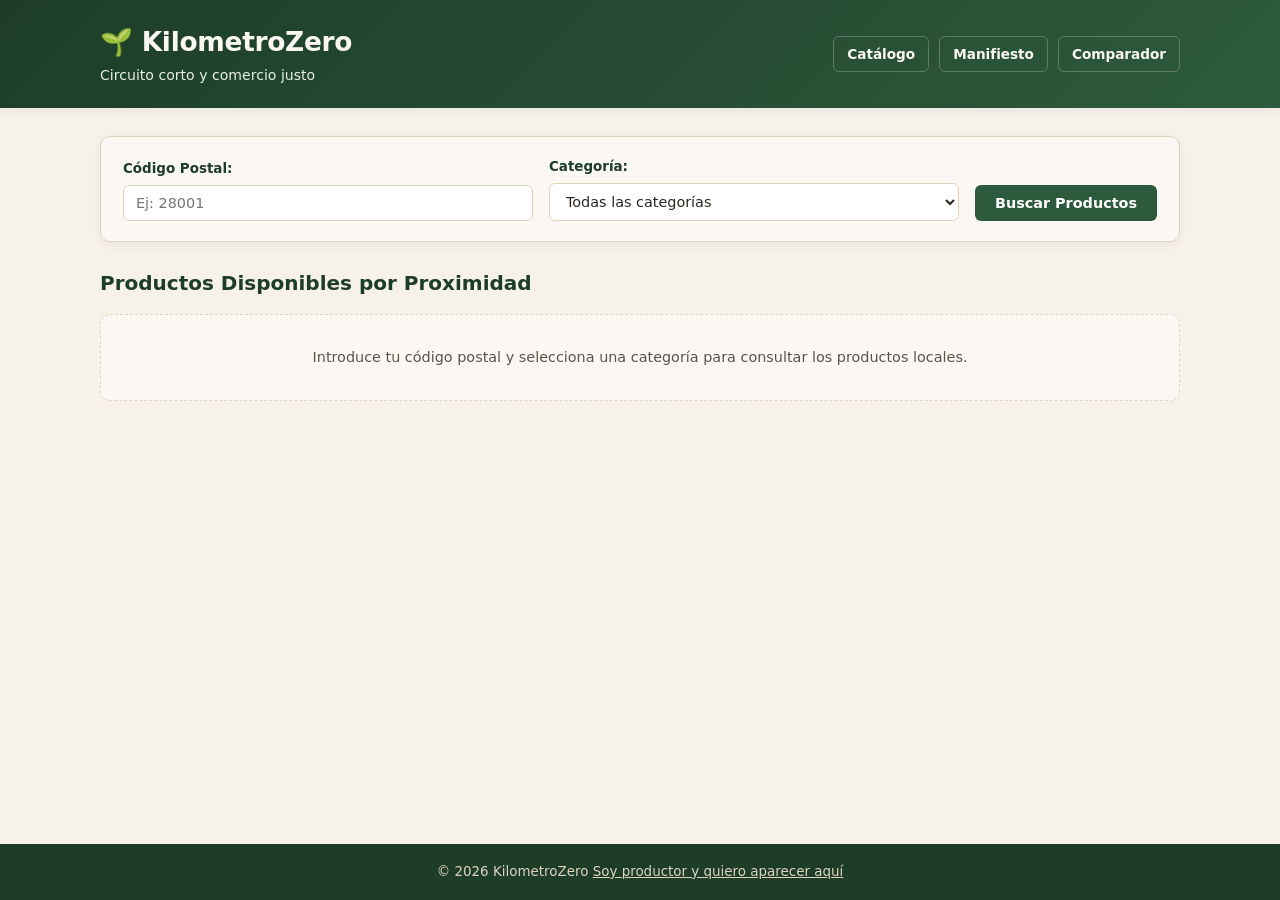
<file: index.html>
<!DOCTYPE html>
<html lang="es">
<head>
    <meta charset="UTF-8">
    <meta name="viewport" content="width=device-width, initial-scale=1.0">
    <title>KilometroZero</title>
    <link rel="stylesheet" href="css/styles.css">
</head>
<body>
    <header class="site-header">
        <div class="container header-flex">
            <div>
                <h1>🌱 KilometroZero</h1>
                <p>Circuito corto y comercio justo</p>
            </div>
            <nav class="site-nav" aria-label="Navegación principal">
                <a href="index.html" class="nav-link">Catálogo</a>
                <a href="manifiesto.html" class="nav-link">Manifiesto</a>
                <a href="comparativa.html" class="nav-link">Comparador</a>
            </nav>
        </div>
    </header>
    <main class="container">
        <!-- Formulario de Búsqueda (CP y Categoría) -->
        <section class="search-section">
            <form id="form-busqueda" class="search-form">
                <div class="form-group">
                    <label for="input-cp">Código Postal:</label>
                    <input type="text" id="input-cp" placeholder="Ej: 28001" maxlength="5" required>
                </div>
                <div class="form-group">
                    <label for="select-categoria">Categoría:</label>
                    <select id="select-categoria">
                        <option value="todos">Todas las categorías</option>
                        <option value="Frutas">Frutas</option>
                        <option value="Verduras">Verduras</option>
                        <option value="Pescados">Pescados</option>
                        <option value="Carnes">Carnes</option>
                        <option value="Despensa">Despensa</option>
                    </select>
                </div>
                <button type="submit" class="btn-primary">Buscar Productos</button>
            </form>
        </section>

        <!-- Indicador de Carga (Spinner) -->
        <div id="spinner" class="spinner-container" style="display: none;">
            <div class="spinner"></div>
            <p>Calculando distancias y buscando productores cercanos...</p>
        </div>

        <!-- Contenedor de Resultados (Listado / KPIs) -->
        <section>
            <h2>Productos Disponibles por Proximidad</h2>
            <div id="contenedor-productos" class="products-grid">
                <p class="placeholder-text">Introduce tu código postal y selecciona una categoría para consultar los productos locales.</p>
            </div>
        </section>

        <!-- Contenedor de Errores -->
        <div id="error-container" class="error-message" style="display: none;"></div>
    </main>

    <footer class="site-footer">
        <div class="container">
            <p>&copy; 2026 KilometroZero <a href="../productor">Soy productor y quiero aparecer aquí</a></p>
        </div>
    </footer>
    <!-- Modal de detalle del producto -->
    <div id="modal-detalle" class="modal-detalle">
        <div class="modal-contenido">
            <button type="button" id="cerrar-modal" class="cerrar-modal">&times;</button>
            <iframe id="iframe-detalle" title="Ficha del producto"></iframe>
        </div>
    </div>
    
    <script src="js/jquery-4.1.0.js"></script>
    <script src="js/data/provincias.js"></script>
    <script src="js/model/models.js"></script>
    <script src="js/view/view.js"></script>
    <script src="js/data/storage.js"></script>
    <script src="js/controller/controller.js"></script>
    <script src="js/main.js"></script>
    
</body>
</html>
</file>
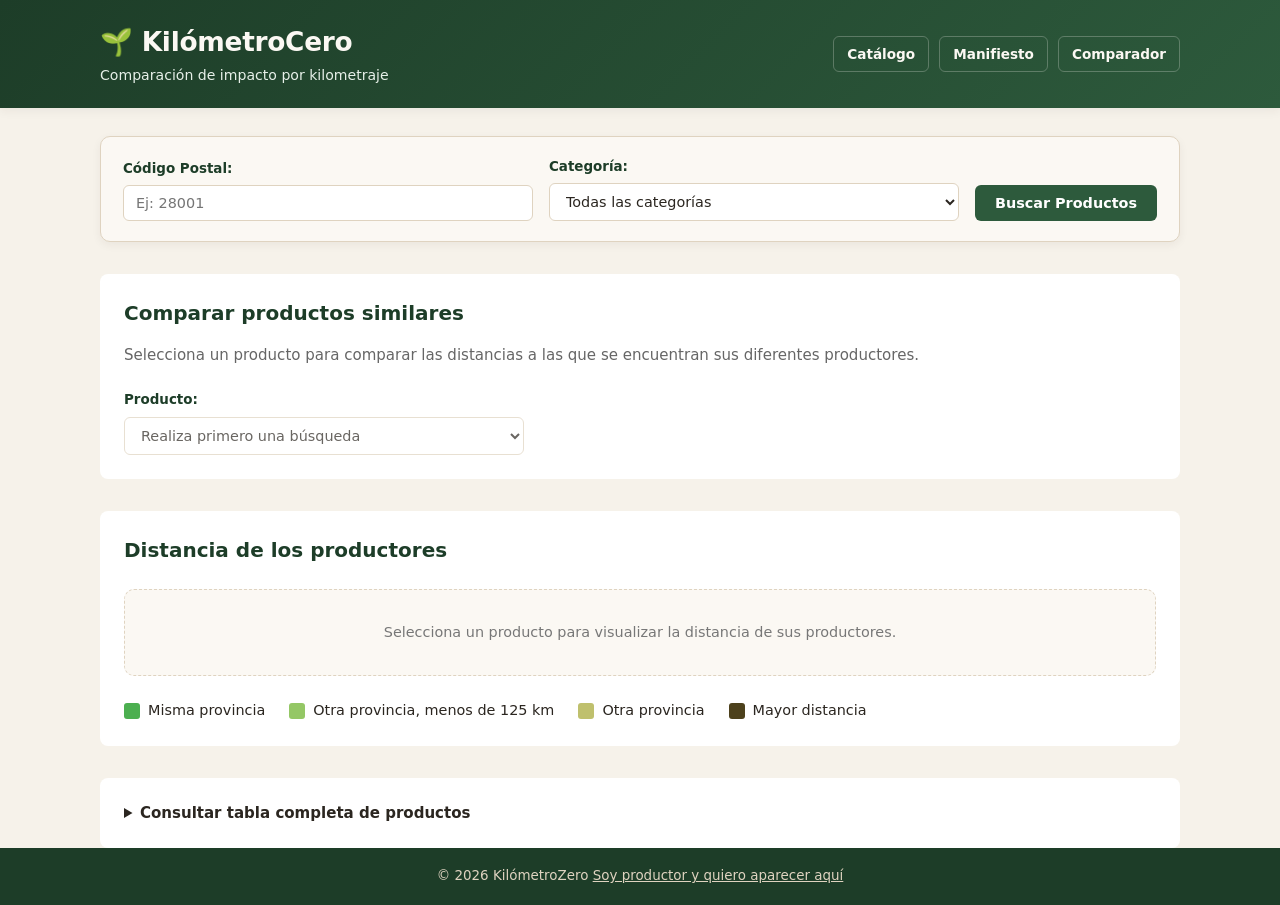
<file: comparativa.html>
<!DOCTYPE html>
<html lang="es">
<head>
    <meta charset="UTF-8">
    <meta name="viewport" content="width=device-width, initial-scale=1.0">
    <title>KilómetroZero</title>
    <link rel="stylesheet" href="css/styles.css">
</head>
<body>
    <header class="site-header">
        <div class="container header-flex">
            <div>
                <h1>🌱 KilómetroCero</h1>
                <p>Comparación de impacto por kilometraje</p>
            </div>
            <nav class="site-nav" aria-label="Navegación principal">
                <a href="index.html" class="nav-link">Catálogo</a>
                <a href="manifiesto.html" class="nav-link">Manifiesto</a>
                <a href="comparativa.html" class="nav-link">Comparador</a>
            </nav>
        </div>
    </header>

    
    <main class="container">

        <!-- Formulario de Búsqueda (CP y Categoría) -->
        <section class="search-section">
            <form id="form-busqueda" class="search-form">
                <div class="form-group">
                    <label for="input-cp">Código Postal:</label>
                    <input type="text" id="input-cp"
                        placeholder="Ej: 28001" maxlength="5" required>
                </div>

                <div class="form-group">
                    <label for="select-categoria">Categoría:</label>
                    <select id="select-categoria">
                        <option value="todos">Todas las categorías</option>
                        <option value="Frutas">Frutas</option>
                        <option value="Verduras">Verduras</option>
                        <option value="Pescados">Pescados</option>
                        <option value="Carnes">Carnes</option>
                        <option value="Despensa">Despensa</option>
                    </select>
                </div>

                <button type="submit" class="btn-primary">
                    Buscar Productos
                </button>
            </form>
        </section>

        <!-- Indicador de Carga -->
        <div id="spinner" class="spinner-container" style="display: none;">
            <div class="spinner"></div>
            <p>Calculando distancias y buscando productores...</p>
        </div>

        <!-- Selector de productos -->
        <section class="product-selector-section">
            <h2>Comparar productos similares</h2>

            <p class="section-description">
                Selecciona un producto para comparar las distancias
                a las que se encuentran sus diferentes productores.
            </p>

            <div class="form-group">
                <label for="select-producto">Producto:</label>
                <select id="select-producto" disabled>
                    <option value="">Realiza primero una búsqueda</option>
                </select>
            </div>
        </section>

        <!-- Gráfica comparativa -->
        <section class="chart-section">
            <h2>Distancia de los productores</h2>

            <div id="contenedor-grafica" class="chart-container">
                <p class="placeholder-text">
                    Selecciona un producto para visualizar la distancia
                    de sus productores.
                </p>
            </div>

            <!-- Leyenda -->
            <div class="chart-legend">
                <div class="legend-item">
                    <span class="legend-color same-province"></span>
                    <span>Misma provincia</span>
                </div>

                <div class="legend-item">
                    <span class="legend-color nearby"></span>
                    <span>Otra provincia, menos de 125 km</span>
                </div>

                <div class="legend-item">
                    <span class="legend-color other-province"></span>
                    <span>Otra provincia</span>
                </div>

                <div class="legend-item">
                    <span class="legend-color farthest"></span>
                    <span>Mayor distancia</span>
                </div>
            </div>
        </section>

        <!-- Tabla comparativa desplegable -->
        <section class="comparison-section">
            <details class="comparison-accordion">
                <summary>Consultar tabla completa de productos</summary>

                <div id="contenedor-tabla">
                    <p class="placeholder-text">
                        Realiza una búsqueda para consultar los productos.
                    </p>
                </div>
            </details>
        </section>

        <!-- Contenedor de Errores -->
        <div id="error-container" class="error-message"
            style="display: none;"></div>

    </main>


    <footer class="site-footer">
        <div class="container">
            <p>&copy; 2026 KilómetroZero <a href="../productor">Soy productor y quiero aparecer aquí</a></p>
        </div>
    </footer>
    <script src="js/jquery-4.1.0.js"></script>
    <script src="js/data/provincias.js"></script>
    <script src="js/model/models.js"></script>
    <script src="js/view/view.js"></script>
    <script src="js/data/storage.js"></script>
    <script src="js/controller/controller.js"></script>
    <script src="js/main.js"></script>
</body>
</html>
</file>
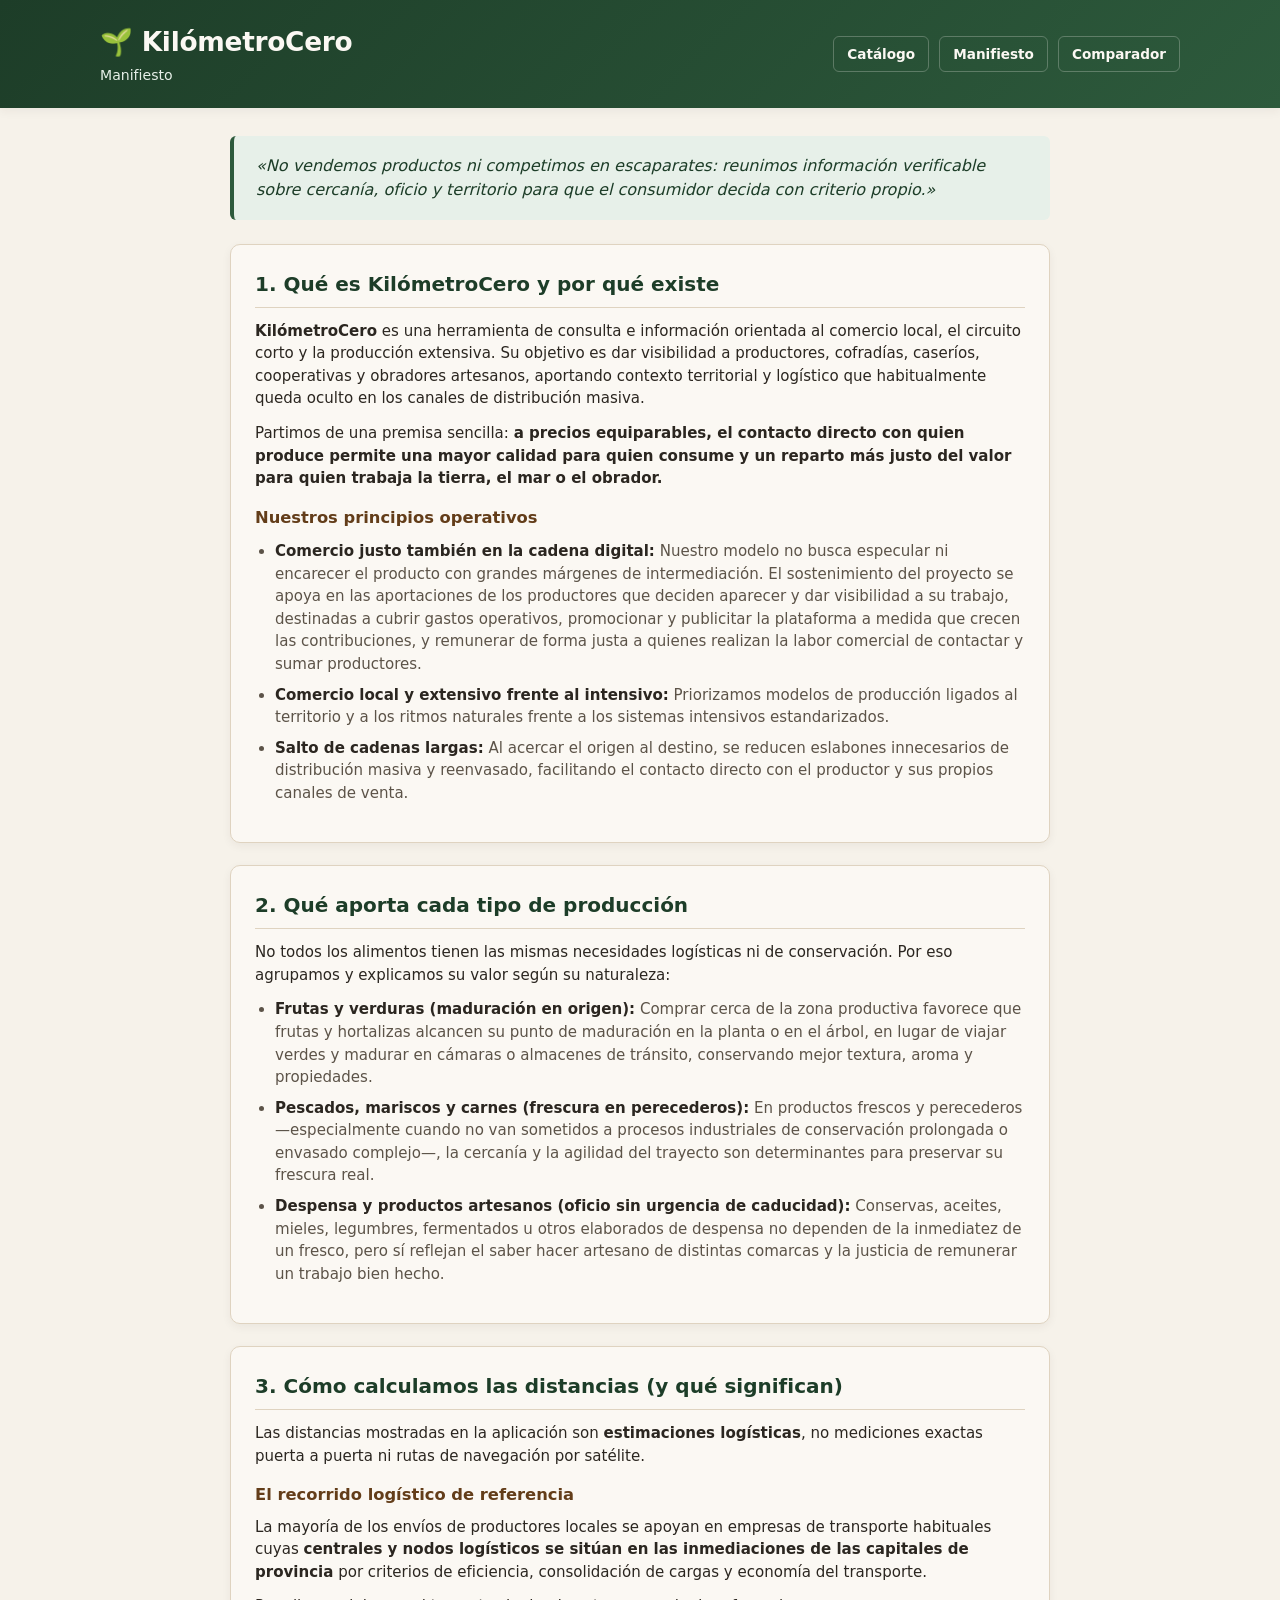
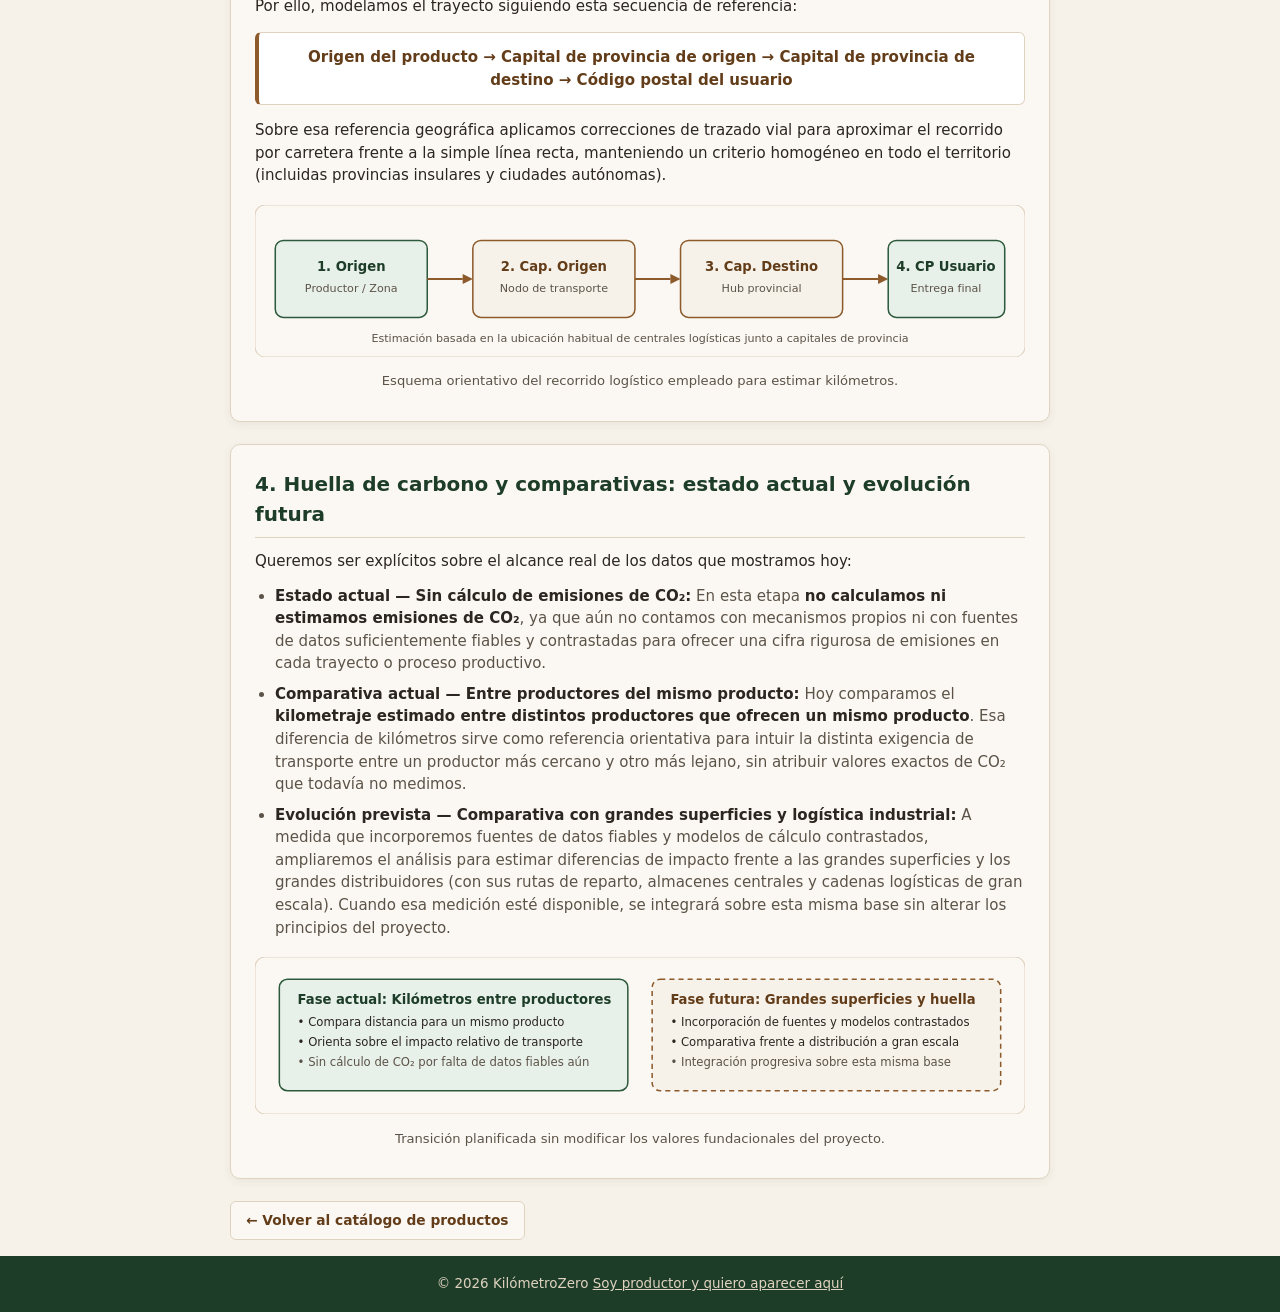
<file: manifiesto.html>
<!DOCTYPE html>
<html lang="es">
<head>
    <meta charset="UTF-8">
    <meta name="viewport" content="width=device-width, initial-scale=1.0">
    <title>KilómetroZero</title>
    <link rel="stylesheet" href="css/styles.css">
</head>
<body>
    <header class="site-header">
        <div class="container header-flex">
            <div>
                <h1>🌱 KilómetroCero</h1>
                <p>Manifiesto</p>
            </div>
            <nav class="site-nav" aria-label="Navegación principal">
                <a href="index.html" class="nav-link">Catálogo</a>
                <a href="manifiesto.html" class="nav-link">Manifiesto</a>
                <a href="comparativa.html" class="nav-link">Comparador</a>
            </nav>
        </div>
    </header>

    
    <main class="container manifiesto-main">
        <blockquote class="cita-apertura">
            «No vendemos productos ni competimos en escaparates: reunimos información verificable sobre cercanía, oficio y territorio para que el consumidor decida con criterio propio.»
        </blockquote>

        <!-- 1. Qué es y por qué existe -->
        <section class="seccion-manifiesto">
            <h2>1. Qué es KilómetroCero y por qué existe</h2>
            <p>
                <strong>KilómetroCero</strong> es una herramienta de consulta e información orientada al comercio local, el circuito corto y la producción extensiva. Su objetivo es dar visibilidad a productores, cofradías, caseríos, cooperativas y obradores artesanos, aportando contexto territorial y logístico que habitualmente queda oculto en los canales de distribución masiva.
            </p>
            <p>
                Partimos de una premisa sencilla: <strong>a precios equiparables, el contacto directo con quien produce permite una mayor calidad para quien consume y un reparto más justo del valor para quien trabaja la tierra, el mar o el obrador.</strong>
            </p>

            <h3>Nuestros principios operativos</h3>
            <ul class="lista-manifiesto">
                <li><strong>Comercio justo también en la cadena digital:</strong> Nuestro modelo no busca especular ni encarecer el producto con grandes márgenes de intermediación. El sostenimiento del proyecto se apoya en las aportaciones de los productores que deciden aparecer y dar visibilidad a su trabajo, destinadas a cubrir gastos operativos, promocionar y publicitar la plataforma a medida que crecen las contribuciones, y remunerar de forma justa a quienes realizan la labor comercial de contactar y sumar productores.</li>
                <li><strong>Comercio local y extensivo frente al intensivo:</strong> Priorizamos modelos de producción ligados al territorio y a los ritmos naturales frente a los sistemas intensivos estandarizados.</li>
                <li><strong>Salto de cadenas largas:</strong> Al acercar el origen al destino, se reducen eslabones innecesarios de distribución masiva y reenvasado, facilitando el contacto directo con el productor y sus propios canales de venta.</li>
            </ul>
        </section>

        <!-- 2. Qué aporta cada tipo de producción -->
        <section class="seccion-manifiesto">
            <h2>2. Qué aporta cada tipo de producción</h2>
            <p>
                No todos los alimentos tienen las mismas necesidades logísticas ni de conservación. Por eso agrupamos y explicamos su valor según su naturaleza:
            </p>
            <ul class="lista-manifiesto">
                <li><strong>Frutas y verduras (maduración en origen):</strong> Comprar cerca de la zona productiva favorece que frutas y hortalizas alcancen su punto de maduración en la planta o en el árbol, en lugar de viajar verdes y madurar en cámaras o almacenes de tránsito, conservando mejor textura, aroma y propiedades.</li>
                <li><strong>Pescados, mariscos y carnes (frescura en perecederos):</strong> En productos frescos y perecederos —especialmente cuando no van sometidos a procesos industriales de conservación prolongada o envasado complejo—, la cercanía y la agilidad del trayecto son determinantes para preservar su frescura real.</li>
                <li><strong>Despensa y productos artesanos (oficio sin urgencia de caducidad):</strong> Conservas, aceites, mieles, legumbres, fermentados u otros elaborados de despensa no dependen de la inmediatez de un fresco, pero sí reflejan el saber hacer artesano de distintas comarcas y la justicia de remunerar un trabajo bien hecho.</li>
            </ul>
        </section>

        <!-- 3. Cómo calculamos las distancias -->
        <section class="seccion-manifiesto">
            <h2>3. Cómo calculamos las distancias (y qué significan)</h2>
            <p>
                Las distancias mostradas en la aplicación son <strong>estimaciones logísticas</strong>, no mediciones exactas puerta a puerta ni rutas de navegación por satélite.
            </p>

            <h3>El recorrido logístico de referencia</h3>
            <p>
                La mayoría de los envíos de productores locales se apoyan en empresas de transporte habituales cuyas <strong>centrales y nodos logísticos se sitúan en las inmediaciones de las capitales de provincia</strong> por criterios de eficiencia, consolidación de cargas y economía del transporte.
            </p>
            <p>Por ello, modelamos el trayecto siguiendo esta secuencia de referencia:</p>

            <div class="ruta-destacada">
                Origen del producto &rarr; Capital de provincia de origen &rarr; Capital de provincia de destino &rarr; Código postal del usuario
            </div>

            <p>
                Sobre esa referencia geográfica aplicamos correcciones de trazado vial para aproximar el recorrido por carretera frente a la simple línea recta, manteniendo un criterio homogéneo en todo el territorio (incluidas provincias insulares y ciudades autónomas).
            </p>

            <figure class="diagrama-manifiesto" aria-label="Esquema de estimación logística por capitales de provincia">
                <svg viewBox="0 0 760 150" width="100%" height="auto" role="img">
                    <rect x="0" y="0" width="760" height="150" rx="10" fill="#fbf8f3" stroke="#dfd3c0" />

                    <rect x="20" y="35" width="150" height="76" rx="8" fill="#e7f0e9" stroke="#2d5a3c" stroke-width="1.5" />
                    <text x="95" y="65" text-anchor="middle" font-size="13" font-weight="700" fill="#1d3d28">1. Origen</text>
                    <text x="95" y="86" text-anchor="middle" font-size="11" fill="#5c5348">Productor / Zona</text>

                    <line x1="170" y1="73" x2="205" y2="73" stroke="#8c5a2b" stroke-width="2" />
                    <polygon points="205,68 215,73 205,78" fill="#8c5a2b" />

                    <rect x="215" y="35" width="160" height="76" rx="8" fill="#f6f2ea" stroke="#8c5a2b" stroke-width="1.5" />
                    <text x="295" y="65" text-anchor="middle" font-size="13" font-weight="700" fill="#633d19">2. Cap. Origen</text>
                    <text x="295" y="86" text-anchor="middle" font-size="11" fill="#5c5348">Nodo de transporte</text>

                    <line x1="375" y1="73" x2="410" y2="73" stroke="#8c5a2b" stroke-width="2" />
                    <polygon points="410,68 420,73 410,78" fill="#8c5a2b" />

                    <rect x="420" y="35" width="160" height="76" rx="8" fill="#f6f2ea" stroke="#8c5a2b" stroke-width="1.5" />
                    <text x="500" y="65" text-anchor="middle" font-size="13" font-weight="700" fill="#633d19">3. Cap. Destino</text>
                    <text x="500" y="86" text-anchor="middle" font-size="11" fill="#5c5348">Hub provincial</text>

                    <line x1="580" y1="73" x2="615" y2="73" stroke="#8c5a2b" stroke-width="2" />
                    <polygon points="615,68 625,73 615,78" fill="#8c5a2b" />

                    <rect x="625" y="35" width="115" height="76" rx="8" fill="#e7f0e9" stroke="#2d5a3c" stroke-width="1.5" />
                    <text x="682" y="65" text-anchor="middle" font-size="13" font-weight="700" fill="#1d3d28">4. CP Usuario</text>
                    <text x="682" y="86" text-anchor="middle" font-size="11" fill="#5c5348">Entrega final</text>

                    <text x="380" y="135" text-anchor="middle" font-size="11" fill="#5c5348">
                        Estimación basada en la ubicación habitual de centrales logísticas junto a capitales de provincia
                    </text>
                </svg>
                <figcaption>Esquema orientativo del recorrido logístico empleado para estimar kilómetros.</figcaption>
            </figure>
        </section>

        <!-- 4. Huella de carbono y comparativas -->
        <section class="seccion-manifiesto">
            <h2>4. Huella de carbono y comparativas: estado actual y evolución futura</h2>
            <p>Queremos ser explícitos sobre el alcance real de los datos que mostramos hoy:</p>

            <ul class="lista-manifiesto">
                <li><strong>Estado actual — Sin cálculo de emisiones de CO₂:</strong> En esta etapa <strong>no calculamos ni estimamos emisiones de CO₂</strong>, ya que aún no contamos con mecanismos propios ni con fuentes de datos suficientemente fiables y contrastadas para ofrecer una cifra rigurosa de emisiones en cada trayecto o proceso productivo.</li>
                <li><strong>Comparativa actual — Entre productores del mismo producto:</strong> Hoy comparamos el <strong>kilometraje estimado entre distintos productores que ofrecen un mismo producto</strong>. Esa diferencia de kilómetros sirve como referencia orientativa para intuir la distinta exigencia de transporte entre un productor más cercano y otro más lejano, sin atribuir valores exactos de CO₂ que todavía no medimos.</li>
                <li><strong>Evolución prevista — Comparativa con grandes superficies y logística industrial:</strong> A medida que incorporemos fuentes de datos fiables y modelos de cálculo contrastados, ampliaremos el análisis para estimar diferencias de impacto frente a las grandes superficies y los grandes distribuidores (con sus rutas de reparto, almacenes centrales y cadenas logísticas de gran escala). Cuando esa medición esté disponible, se integrará sobre esta misma base sin alterar los principios del proyecto.</li>
            </ul>

            <figure class="diagrama-manifiesto" aria-label="Comparativa actual por kilómetros entre productores y evolución futura">
                <svg viewBox="0 0 760 155" width="100%" height="auto" role="img">
                    <rect x="0" y="0" width="760" height="155" rx="10" fill="#fbf8f3" stroke="#dfd3c0" />

                    <rect x="24" y="22" width="344" height="110" rx="8" fill="#e7f0e9" stroke="#2d5a3c" stroke-width="1.5" />
                    <text x="42" y="46" font-size="13" font-weight="700" fill="#1d3d28">Fase actual: Kilómetros entre productores</text>
                    <text x="42" y="68" font-size="11.5" fill="#2b2620">• Compara distancia para un mismo producto</text>
                    <text x="42" y="88" font-size="11.5" fill="#2b2620">• Orienta sobre el impacto relativo de transporte</text>
                    <text x="42" y="108" font-size="11.5" fill="#5c5348">• Sin cálculo de CO₂ por falta de datos fiables aún</text>

                    <rect x="392" y="22" width="344" height="110" rx="8" fill="#f6f2ea" stroke="#8c5a2b" stroke-width="1.5" stroke-dasharray="5,4" />
                    <text x="410" y="46" font-size="13" font-weight="700" fill="#633d19">Fase futura: Grandes superficies y huella</text>
                    <text x="410" y="68" font-size="11.5" fill="#2b2620">• Incorporación de fuentes y modelos contrastados</text>
                    <text x="410" y="88" font-size="11.5" fill="#2b2620">• Comparativa frente a distribución a gran escala</text>
                    <text x="410" y="108" font-size="11.5" fill="#5c5348">• Integración progresiva sobre esta misma base</text>
                </svg>
                <figcaption>Transición planificada sin modificar los valores fundacionales del proyecto.</figcaption>
            </figure>
        </section>

        <div class="back-nav">
            <a href="index.html" class="btn-secondary">&larr; Volver al catálogo de productos</a>
        </div>
    </main>


    <footer class="site-footer">
        <div class="container">
            <p>&copy; 2026 KilómetroZero <a href="../productor">Soy productor y quiero aparecer aquí</a></p>
        </div>
    </footer>
    <script src="js/jquery-4.1.0.js"></script>
    <script src="js/data/provincias.js"></script>
    <script src="js/model/models.js"></script>
    <script src="js/view/view.js"></script>
    <script src="js/controller/controller.js"></script>
    <script src="js/main.js"></script>
</body>
</html>
</file>
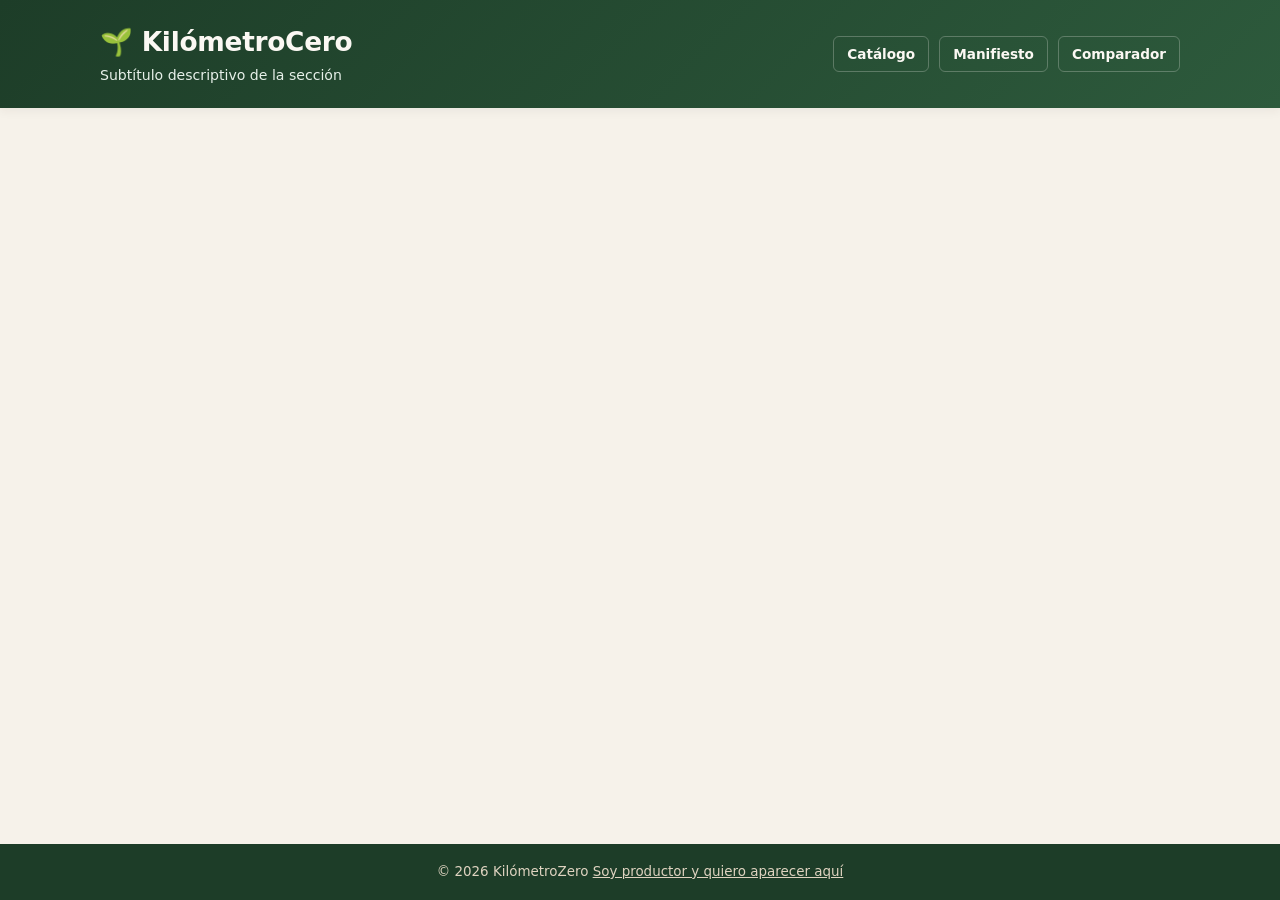
<file: plantilla.html>
<!DOCTYPE html>
<html lang="es">
<head>
    <meta charset="UTF-8">
    <meta name="viewport" content="width=device-width, initial-scale=1.0">
    <title>Título de la Página - KilómetroZero</title>
    <link rel="stylesheet" href="css/styles.css">
</head>
<body>
    <header class="site-header">
        <div class="container header-flex">
            <div>
                <h1>🌱 KilómetroCero</h1>
                <p>Subtítulo descriptivo de la sección</p>
            </div>
            <nav class="site-nav" aria-label="Navegación principal">
                <a href="index.html" class="nav-link">Catálogo</a>
                <a href="manifiesto.html" class="nav-link">Manifiesto</a>
                <a href="comparativa.html" class="nav-link">Comparador</a>
            </nav>
        </div>
    </header>

    
    <main class="container">

    </main>


    <footer class="site-footer">
        <div class="container">
            <p>&copy; 2026 KilómetroZero <a href="xabilasa.com/kmzero/productor">Soy productor y quiero aparecer aquí</a></p>
        </div>
    </footer>
    <script src="js/jquery-4.1.0.js"></script>
    <script src="js/data/provincias.js"></script>
    <script src="js/model/models.js"></script>
    <script src="js/view/view.js"></script>
    <script src="js/controller/controller.js"></script>
    <script src="js/main.js"></script>
</body>
</html>
</file>
<file: css/styles.css>
:root {
    /* Paleta verdes y tostados */
    --verde-principal: #2d5a3c;
    --verde-oscuro: #1d3d28;
    --verde-suave: #e7f0e9;
    --tostado-fondo: #f6f2ea;
    --tostado-superficie: #fbf8f3;
    --tostado-borde: #dfd3c0;
    --tostado-acento: #8c5a2b;
    --tostado-oscuro: #633d19;

    /* Textos y estados */
    --texto-principal: #2b2620;
    --texto-secundario: #5c5348;
    --error-bg: #faece8;
    --error-texto: #9e2a1c;
    --error-borde: #e5b8ae;

    /* Geometría y sombras suaves */
    --radio-borde: 10px;
    --radio-pequeno: 6px;
    --sombra-suave: 0 3px 10px rgba(43, 38, 32, 0.06);
    --sombra-elevada: 0 8px 20px rgba(29, 61, 40, 0.11);
}

* {
    box-sizing: border-box;
    margin: 0;
    padding: 0;
    font-family: 'Segoe UI', system-ui, -apple-system, sans-serif;
}

a{
    color:#dfd3c0;
}

a.hover{
    text-decoration: none;
    color:#f0c419;
}

body {
    background-color: var(--tostado-fondo);
    color: var(--texto-principal);
    font-size: 0.94rem;
    line-height: 1.5;
    display: flex;
    flex-direction: column;
    min-height: 100vh;
}

.container {
    width: 100%;
    max-width: 1120px;
    margin: 0 auto;
    padding: 0 20px;
}

/* Cabecera y navegación */
.site-header {
    background: linear-gradient(135deg, var(--verde-oscuro), var(--verde-principal));
    color: var(--tostado-superficie);
    padding: 22px 0;
    margin-bottom: 28px;
    box-shadow: var(--sombra-suave);
}

.header-flex {
    display: flex;
    justify-content: space-between;
    align-items: center;
    gap: 16px;
    flex-wrap: wrap;
}

.site-header h1 {
    font-size: 1.65rem;
    font-weight: 700;
    letter-spacing: -0.01em;
}

.site-header p {
    color: var(--verde-suave);
    font-size: 0.88rem;
    margin-top: 3px;
}

.site-nav {
    display: flex;
    gap: 10px;
    flex-wrap: wrap;
}

.nav-link {
    color: var(--tostado-superficie);
    text-decoration: none;
    font-size: 0.85rem;
    font-weight: 600;
    padding: 7px 13px;
    border-radius: var(--radio-pequeno);
    border: 1px solid rgba(251, 248, 243, 0.25);
    transition: background-color 0.2s ease;
}

.nav-link:hover {
    background-color: rgba(251, 248, 243, 0.14);
}

main {
    flex: 1;
    padding-bottom: 36px;
}

/* Buscador y filtros */
.search-section {
    background-color: var(--tostado-superficie);
    padding: 20px 22px;
    border-radius: var(--radio-borde);
    border: 1px solid var(--tostado-borde);
    box-shadow: var(--sombra-suave);
    margin-bottom: 26px;
}

.search-form {
    display: flex;
    gap: 16px;
    flex-wrap: wrap;
    align-items: flex-end;
}

.form-group {
    flex: 1;
    min-width: 190px;
    display: flex;
    flex-direction: column;
}

.form-group label {
    font-size: 0.84rem;
    font-weight: 600;
    margin-bottom: 6px;
    color: var(--verde-oscuro);
}

.form-group input,
.form-group select {
    padding: 9px 12px;
    border: 1px solid var(--tostado-borde);
    border-radius: var(--radio-pequeno);
    background-color: #ffffff;
    color: var(--texto-principal);
    font-size: 0.9rem;
}

.form-group input:focus,
.form-group select:focus {
    outline: 2px solid rgba(45, 90, 60, 0.25);
    border-color: var(--verde-principal);
}

.btn-primary {
    background-color: var(--verde-principal);
    color: #ffffff;
    border: none;
    padding: 10px 20px;
    font-size: 0.9rem;
    font-weight: 600;
    border-radius: var(--radio-pequeno);
    cursor: pointer;
    transition: background-color 0.2s ease, transform 0.15s ease;
}

.btn-primary:hover {
    background-color: var(--verde-oscuro);
}

.btn-secondary {
    display: inline-block;
    background-color: var(--tostado-superficie);
    color: var(--tostado-oscuro);
    border: 1px solid var(--tostado-borde);
    text-decoration: none;
    padding: 8px 15px;
    font-size: 0.86rem;
    border-radius: var(--radio-pequeno);
    font-weight: 600;
    transition: background-color 0.2s ease;
}

.btn-secondary:hover {
    background-color: #efe7d8;
}

.btn-tienda {
    display: inline-flex;
    align-items: center;
    gap: 6px;
    background-color: var(--tostado-acento);
    color: #ffffff;
    text-decoration: none;
    padding: 9px 16px;
    border-radius: var(--radio-pequeno);
    font-size: 0.86rem;
    font-weight: 600;
    transition: background-color 0.2s ease;
}

.btn-tienda:hover {
    background-color: var(--tostado-oscuro);
}

/* Spinner */
.spinner-container {
    text-align: center;
    padding: 32px;
}

.spinner {
    width: 38px;
    height: 38px;
    border: 3px solid var(--tostado-borde);
    border-top: 3px solid var(--verde-principal);
    border-radius: 50%;
    animation: spin 0.9s linear infinite;
    margin: 0 auto 12px auto;
}

@keyframes spin {
    0% { transform: rotate(0deg); }
    100% { transform: rotate(360deg); }
}

/* Listado y fichas de producto */
h2 {
    color: var(--verde-oscuro);
    margin-bottom: 16px;
    font-size: 1.25rem;
    font-weight: 700;
}

.products-grid {
    display: grid;
    grid-template-columns: repeat(auto-fill, minmax(275px, 1fr));
    gap: 18px;
}

.placeholder-text {
    grid-column: 1 / -1;
    text-align: center;
    color: var(--texto-secundario);
    font-size: 0.9rem;
    padding: 32px 20px;
    background-color: var(--tostado-superficie);
    border: 1px dashed var(--tostado-borde);
    border-radius: var(--radio-borde);
}

.tarjeta-producto {
    background-color: var(--tostado-superficie);
    border: 1px solid var(--tostado-borde);
    border-radius: var(--radio-borde);
    box-shadow: var(--sombra-suave);
    padding: 18px;
    cursor: pointer;
    transition: transform 0.2s ease, box-shadow 0.2s ease, border-color 0.2s ease;
    display: flex;
    flex-direction: column;
    gap: 10px;
}

.tarjeta-producto:hover {
    transform: translateY(-3px);
    box-shadow: var(--sombra-elevada);
    border-color: var(--verde-principal);
}

/* Esquina superior izquierda: icono del producto + categoría */
.ficha-cabecera {
    display: flex;
    align-items: center;
    justify-content: space-between;
    gap: 10px;
}

.icono-producto {
    width: 40px;
    height: 40px;
    min-width: 40px;
    border-radius: 8px;
    background-color: var(--verde-suave);
    border: 1px solid rgba(45, 90, 60, 0.16);
    display: flex;
    align-items: center;
    justify-content: center;
    font-size: 1.25rem;
    color: var(--verde-principal);
}

.icono-producto img {
    width: 24px;
    height: 24px;
    object-fit: contain;
}

.detail-category {
    background-color: var(--verde-suave);
    color: var(--verde-oscuro);
    padding: 3px 10px;
    border-radius: 999px;
    font-size: 0.76rem;
    font-weight: 700;
}

.info-producto {
    display: flex;
    flex-direction: column;
    gap: 5px;
    flex: 1;
}

.info-producto h3 {
    color: var(--texto-principal);
    font-size: 1.02rem;
    font-weight: 700;
    line-height: 1.3;
}

.productor {
    color: var(--texto-secundario);
    font-size: 0.84rem;
}

.meta-ficha {
    display: flex;
    flex-direction: column;
    gap: 3px;
    padding-top: 8px;
    margin-top: auto;
    border-top: 1px solid rgba(223, 211, 192, 0.65);
    font-size: 0.82rem;
}

.distancia {
    color: var(--verde-principal);
    font-weight: 700;
    font-size: 0.85rem;
}

/* Vista detalle */
.detail-main {
    max-width: 840px;
}

.back-nav {
    margin-bottom: 16px;
}

.detail-card {
    background-color: var(--tostado-superficie);
    border: 1px solid var(--tostado-borde);
    border-radius: var(--radio-borde);
    box-shadow: var(--sombra-suave);
    padding: 24px;
}

.detail-header {
    display: flex;
    justify-content: space-between;
    align-items: flex-start;
    gap: 14px;
    border-bottom: 1px solid var(--tostado-borde);
    padding-bottom: 16px;
    margin-bottom: 20px;
}

.detail-title-group {
    display: flex;
    align-items: center;
    gap: 14px;
}

.detail-title h3 {
    color: var(--verde-oscuro);
    font-size: 1.35rem;
    margin-bottom: 4px;
}

.detail-grid {
    display: grid;
    grid-template-columns: repeat(auto-fit, minmax(190px, 1fr));
    gap: 14px;
    margin-bottom: 20px;
}

.detail-item {
    background-color: #ffffff;
    padding: 13px 14px;
    border-radius: var(--radio-pequeno);
    border: 1px solid var(--tostado-borde);
    border-left: 3px solid var(--verde-principal);
}

.detail-item span {
    display: block;
    color: var(--texto-secundario);
    font-size: 0.78rem;
    margin-bottom: 3px;
}

.detail-item strong {
    font-size: 0.98rem;
    color: var(--texto-principal);
}

.bloque-territorio {
    background-color: #ffffff;
    border: 1px solid var(--tostado-borde);
    border-radius: var(--radio-pequeno);
    padding: 16px;
    margin-bottom: 18px;
}

.bloque-territorio h4 {
    color: var(--tostado-oscuro);
    font-size: 0.95rem;
    margin-bottom: 8px;
}

.bloque-territorio p {
    font-size: 0.86rem;
    color: var(--texto-secundario);
    margin-bottom: 8px;
}

.bloque-territorio p:last-child {
    margin-bottom: 0;
}

/* Errores y footer */
.error-message {
    background-color: var(--error-bg);
    color: var(--error-texto);
    padding: 12px 16px;
    border-radius: var(--radio-pequeno);
    border: 1px solid var(--error-borde);
    margin-top: 16px;
    text-align: center;
    font-size: 0.88rem;
    font-weight: 600;
}

.site-footer {
    text-align: center;
    padding: 18px 0;
    background-color: var(--verde-oscuro);
    color: var(--tostado-borde);
    font-size: 0.84rem;
    margin-top: auto;
}

.tarjeta-producto {
    position: relative;
    background-color: var(--tostado-superficie);
    border: 1px solid var(--tostado-borde);
    border-radius: var(--radio-borde);
    box-shadow: var(--sombra-suave);
    /* Dejamos espacio arriba a la izquierda para el icono */
    padding: 16px 16px 16px 16px;
    cursor: pointer;
    transition: transform 0.2s ease, box-shadow 0.2s ease, border-color 0.2s ease;
    display: flex;
    flex-direction: column;
    gap: 8px;
}

.icono-esquina-izq {
    position: absolute;
    top: 12px;
    left: 12px;
    width: 32px;
    height: 32px;
    border-radius: 7px;
    background-color: var(--verde-suave);
    border: 1px solid rgba(45, 90, 60, 0.18);
    display: flex;
    align-items: center;
    justify-content: center;
    overflow: hidden;
}

.icono-esquina-izq img {
    width: 22px;
    height: 22px;
    object-fit: contain;
    display: block;
}

.ficha-titulo-fila {
    display: flex;
    align-items: center;
    gap: 12px;
}

.icono-producto.icono-titulo {
    width: 48px;
    height: 48px;
    min-width: 48px;
    border-radius: 9px;
    background-color: var(--verde-suave);
    border: 1px solid rgba(45, 90, 60, 0.18);
    display: flex;
    align-items: center;
    justify-content: center;
    overflow: hidden;
    font-size: 1.4rem;
    color: var(--verde-principal);
}

/* 50% más grande que 22px -> 33px */
.icono-producto.icono-titulo img,
.icono-producto.icono-titulo svg {
    width: 33px;
    height: 33px;
    object-fit: contain;
    display: block;
}

.ficha-titulo-fila h3 {
    color: var(--texto-principal);
    font-size: 1.02rem;
    font-weight: 700;
    line-height: 1.25;
    margin: 0;
}

/*Estilos para Comparativa.html*/
/* DESCRIPCIÓN DE SECCIONES */
.section-description {
    color: #666;
    margin-bottom: 1.5rem;
    line-height: 1.5;
}

/* SELECTOR DE PRODUCTOS */
.product-selector-section,
.chart-section {
    margin-top: 2rem;
    padding: 1.5rem;
    background-color: #fff;
    border-radius: 8px;
}

.product-selector-section .form-group {
    max-width: 400px;
}

/* CONTENEDOR DE LA GRÁFICA */
.chart-container {
    width: 100%;
    margin-top: 1.5rem;
}

.chart-container .placeholder-text {
    text-align: center;
    color: #777;
    padding: 2rem 1rem;
}

/* LEYENDA */
.chart-legend {
    display: flex;
    flex-wrap: wrap;
    gap: 1.5rem;
    margin-top: 1.5rem;
    font-size: 0.9rem;
}

.legend-item {
    display: flex;
    align-items: center;
    gap: 0.5rem;
}

.legend-color {
    display: inline-block;
    width: 16px;
    height: 16px;
    border-radius: 3px;
}

.legend-color.nearby {
    background-color: #94c765;
}

.legend-color.farthest {
    background-color: #4d411c;
}

.same-province {
    background-color: #4caf50;
}

.other-province {
    background-color: #bfc06d;
}

/* MODAL DE DETALLE DE PRODUCTO */
.modal-detalle {
    display: none;
    position: fixed;
    z-index: 9999;
    inset: 0;
    background: rgba(0, 0, 0, .65);
    padding: 2rem 1rem;
}

.modal-contenido {
    position: relative;
    width: 100%;
    max-width: 850px;
    height: 85vh;
    margin: auto;
    background: white;
    border-radius: 10px;
    overflow: hidden;
}

.modal-contenido iframe {
    width: 100%;
    height: 100%;
    border: 0;
}

.cerrar-modal {
    position: absolute;
    z-index: 2;
    top: 8px;
    right: 12px;
    width: 36px;
    height: 36px;
    border: 0;
    border-radius: 50%;
    background: white;
    font-size: 28px;
    cursor: pointer;
}

/* Ficha de producto */
.detalle-container {
    max-width: 850px;
    margin: auto;
    padding: 1.5rem;
}

.detalle-seccion {
    margin-top: 1.5rem;
    padding: 1rem;
    background: #f7f9f7;
    border-radius: 8px;
}

@media (max-width: 600px) {
    .modal-detalle {
        padding: 0;
    }

    .modal-contenido {
        height: 100vh;
        border-radius: 0;
    }
}

/* ACORDEÓN DE LA TABLA COMPARATIVA */
.comparison-accordion {
    background-color: #fff;
    border-radius: 8px;
    padding: 1rem 1.5rem;
    margin-top: 2rem;
}

.comparison-accordion summary {
    cursor: pointer;
    font-weight: 600;
    padding: 0.5rem 0;
    list-style-position: inside;
}

.comparison-accordion summary:hover {
    color: #4caf50;
}

.comparison-accordion[open] summary {
    margin-bottom: 1.5rem;
    border-bottom: 1px solid #ddd;
    padding-bottom: 1rem;
}

#contenedor-tabla {
    overflow-x: auto;
}


/* TABLA COMPARATIVA */

#contenedor-tabla {
    width: 100%;
    overflow-x: auto;
}

#contenedor-tabla table {
    width: 100%;
    border-collapse: collapse;
    margin-top: 1rem;
    font-size: 0.9rem;
    background-color: #fff;
}

#contenedor-tabla thead {
    background-color: #f2f5f2;
}

#contenedor-tabla th {
    padding: 12px 15px;
    text-align: left;
    font-weight: 600;
    color: #333;
    border-bottom: 2px solid #ddd;
    white-space: nowrap;
}

#contenedor-tabla td {
    padding: 11px 15px;
    border-bottom: 1px solid #e5e5e5;
    color: #444;
}

#contenedor-tabla tbody tr:hover {
    background-color: #f7faf7;
}

#contenedor-tabla tbody tr:last-child td {
    border-bottom: none;
}

/* Columna de distancia */
#contenedor-tabla td:last-child {
    text-align: right;
    white-space: nowrap;
    font-weight: 600;
}

/* Adaptación a pantallas pequeñas */
@media (max-width: 650px) {
    #contenedor-tabla table {
        font-size: 0.8rem;
    }

    #contenedor-tabla th,
    #contenedor-tabla td {
        padding: 9px 10px;
    }
}

/* GRÁFICA COMPARATIVA */

.chart-row {
    margin-bottom: 1.5rem;
}

.chart-product-name {
    margin-bottom: 0.5rem;
    font-weight: 600;
}

.chart-bar-background {
    width: 100%;
    height: 22px;
    background-color: #eeeeee;
    border-radius: 4px;
    overflow: hidden;
}

.chart-bar {
    height: 100%;
    border-radius: 4px;
    transition: width 0.4s ease;
}

.chart-bar.same-province {
    background-color: #4caf50;
}

.chart-bar.other-province {
    background-color: #bfc06d;
}

.chart-bar.farthest {
    background-color: #4d411c;
}

.chart-bar.nearby {
    background-color: #94c765;
}

.chart-distance {
    display: block;
    margin-top: 0.3rem;
    font-size: 0.9rem;
    color: #666;
}

/* Estilos específicos para la lectura editorial del manifiesto */
.manifiesto-main {
    max-width: 860px;
}

.cita-apertura {
    background-color: var(--verde-suave);
    border-left: 4px solid var(--verde-principal);
    padding: 18px 22px;
    border-radius: var(--radio-pequeno);
    margin-bottom: 24px;
    font-style: italic;
    color: var(--verde-oscuro);
    font-size: 1rem;
}

.seccion-manifiesto {
    background-color: var(--tostado-superficie);
    border: 1px solid var(--tostado-borde);
    border-radius: var(--radio-borde);
    box-shadow: var(--sombra-suave);
    padding: 24px;
    margin-bottom: 22px;
}

.seccion-manifiesto h2 {
    color: var(--verde-oscuro);
    font-size: 1.25rem;
    margin-bottom: 12px;
    padding-bottom: 8px;
    border-bottom: 1px solid var(--tostado-borde);
}

.seccion-manifiesto h3 {
    color: var(--tostado-oscuro);
    font-size: 1.02rem;
    margin: 16px 0 8px 0;
}

.seccion-manifiesto p {
    color: var(--texto-principal);
    margin-bottom: 12px;
}

.lista-manifiesto {
    margin: 10px 0 14px 20px;
    display: flex;
    flex-direction: column;
    gap: 8px;
}

.lista-manifiesto li {
    color: var(--texto-secundario);
}

.lista-manifiesto strong {
    color: var(--texto-principal);
}

.ruta-destacada {
    background-color: #ffffff;
    border: 1px solid var(--tostado-borde);
    border-left: 4px solid var(--tostado-acento);
    padding: 13px 16px;
    border-radius: var(--radio-pequeno);
    font-weight: 600;
    color: var(--tostado-oscuro);
    margin: 14px 0;
    text-align: center;
}

.diagrama-manifiesto {
    margin: 18px 0 6px 0;
}

.diagrama-manifiesto figcaption {
    text-align: center;
    font-size: 0.82rem;
    color: var(--texto-secundario);
    margin-top: 8px;
>>>>>>> 77b561615cb68201df3e9a1e450e1fa22c81d6a5
}
</file>
